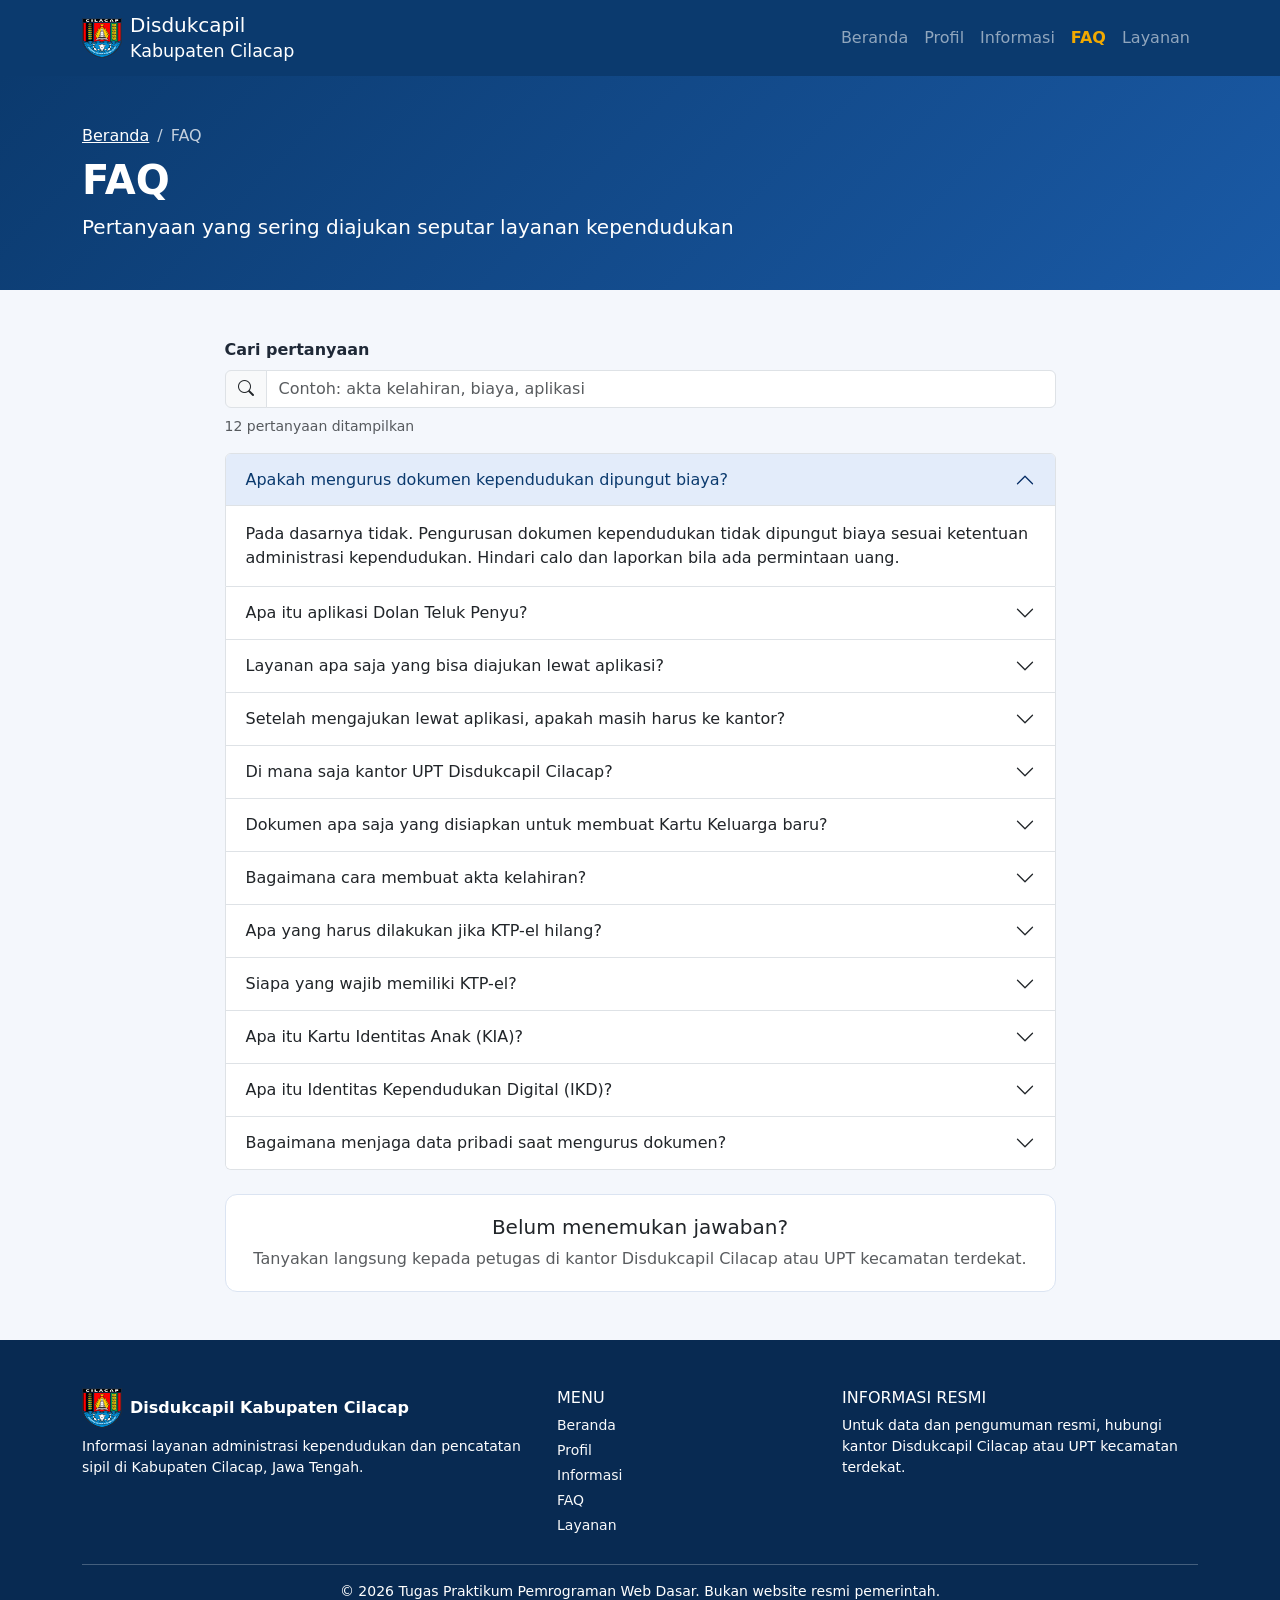
<file: faq.html>
<!DOCTYPE html>
<html lang="id">

<head>
    <meta charset="UTF-8" />
    <meta name="viewport" content="width=device-width, initial-scale=1.0" />
    <title>FAQ | Disdukcapil Cilacap (Tugas Praktikum)</title>
    <meta name="description"
        content="Pertanyaan yang sering diajukan seputar layanan kependudukan di Kabupaten Cilacap." />
    <link rel="icon" type="image/svg+xml" href="images/cilacap.png" />
    <!-- Bootstrap 5 dan Bootstrap Icons (CDN) -->
    <link href="https://cdn.jsdelivr.net/npm/bootstrap@5.3.3/dist/css/bootstrap.min.css" rel="stylesheet" />
    <link href="https://cdn.jsdelivr.net/npm/bootstrap-icons@1.11.3/font/bootstrap-icons.min.css" rel="stylesheet" />
    <link rel="stylesheet" href="css/style.css" />
</head>

<body>

    <!-- Navbar -->
    <nav class="navbar navbar-expand-lg navbar-dark bg-prodi sticky-top">
        <div class="container">
            <a class="navbar-brand d-flex align-items-center gap-2" href="index.html">
                <img src="images/cilacap.png" width="40" height="40" alt="Logo Disdukcapil Cilacap (ilustrasi)" />
                <span class="lh-sm">Disdukcapil<br /><small class="fw-normal">Kabupaten Cilacap</small></span>
            </a>
            <button class="navbar-toggler" type="button" data-bs-toggle="collapse" data-bs-target="#menu-utama"
                aria-controls="menu-utama" aria-expanded="false" aria-label="Buka menu">
                <span class="navbar-toggler-icon"></span>
            </button>
            <div class="collapse navbar-collapse" id="menu-utama">
                <ul class="navbar-nav ms-auto mb-2 mb-lg-0">
                    <li class="nav-item"><a class="nav-link" href="index.html">Beranda</a></li>
                    <li class="nav-item"><a class="nav-link" href="profil.html">Profil</a></li>
                    <li class="nav-item"><a class="nav-link" href="informasi.html">Informasi</a></li>
                    <li class="nav-item"><a class="nav-link active" aria-current="page" href="faq.html">FAQ</a></li>
                    <li class="nav-item"><a class="nav-link" href="layanan.html">Layanan</a></li>
                </ul>
            </div>
        </div>
    </nav>

    <main>
        <header class="page-header text-white py-5">
            <div class="container">
                <nav aria-label="breadcrumb">
                    <ol class="breadcrumb mb-2">
                        <li class="breadcrumb-item"><a href="index.html">Beranda</a></li>
                        <li class="breadcrumb-item active" aria-current="page">FAQ</li>
                    </ol>
                </nav>
                <h1 class="display-6 fw-bold">FAQ</h1>
                <p class="lead mb-0">Pertanyaan yang sering diajukan seputar layanan kependudukan</p>
            </div>
        </header>

        <section class="py-5">
            <div class="container">
                <div class="row justify-content-center">
                    <div class="col-lg-9">
                        <label for="cari-faq" class="form-label fw-semibold">Cari pertanyaan</label>
                        <div class="input-group mb-2">
                            <span class="input-group-text"><i class="bi bi-search"></i></span>
                            <input type="search" id="cari-faq" class="form-control"
                                placeholder="Contoh: akta kelahiran, biaya, aplikasi" autocomplete="off" />
                        </div>
                        <p id="faq-jumlah" class="small text-body-secondary mb-3" aria-live="polite">12 pertanyaan
                            ditampilkan</p>

                        <div class="accordion" id="akordeon-faq">
                            <div class="accordion-item faq-item">
                                <h2 class="accordion-header">
                                    <button class="accordion-button" type="button" data-bs-toggle="collapse"
                                        data-bs-target="#faq-1" aria-expanded="true" aria-controls="faq-1">Apakah
                                        mengurus dokumen kependudukan dipungut biaya?</button>
                                </h2>
                                <div id="faq-1" class="accordion-collapse collapse show" data-bs-parent="#akordeon-faq">
                                    <div class="accordion-body">Pada dasarnya tidak. Pengurusan dokumen kependudukan
                                        tidak dipungut biaya sesuai ketentuan administrasi kependudukan. Hindari calo
                                        dan laporkan bila ada permintaan uang.</div>
                                </div>
                            </div>
                            <div class="accordion-item faq-item">
                                <h2 class="accordion-header">
                                    <button class="accordion-button collapsed" type="button" data-bs-toggle="collapse"
                                        data-bs-target="#faq-2" aria-expanded="false" aria-controls="faq-2">Apa itu
                                        aplikasi Dolan Teluk Penyu?</button>
                                </h2>
                                <div id="faq-2" class="accordion-collapse collapse" data-bs-parent="#akordeon-faq">
                                    <div class="accordion-body">Dolan Teluk Penyu adalah aplikasi layanan kependudukan
                                        daring dari Disdukcapil Kabupaten Cilacap yang dapat diunduh di Play Store.
                                        Aplikasi ini mulai diluncurkan pada Januari 2024.</div>
                                </div>
                            </div>
                            <div class="accordion-item faq-item">
                                <h2 class="accordion-header">
                                    <button class="accordion-button collapsed" type="button" data-bs-toggle="collapse"
                                        data-bs-target="#faq-3" aria-expanded="false" aria-controls="faq-3">Layanan apa
                                        saja yang bisa diajukan lewat aplikasi?</button>
                                </h2>
                                <div id="faq-3" class="accordion-collapse collapse" data-bs-parent="#akordeon-faq">
                                    <div class="accordion-body">Berdasarkan pemberitaan peluncurannya, layanannya
                                        meliputi perubahan data, pindah masuk, pindah keluar, akta kelahiran, dan akta
                                        kematian. Daftar ini bisa berubah, jadi cek informasi terbaru dari Disdukcapil.
                                    </div>
                                </div>
                            </div>
                            <div class="accordion-item faq-item">
                                <h2 class="accordion-header">
                                    <button class="accordion-button collapsed" type="button" data-bs-toggle="collapse"
                                        data-bs-target="#faq-4" aria-expanded="false" aria-controls="faq-4">Setelah
                                        mengajukan lewat aplikasi, apakah masih harus ke kantor?</button>
                                </h2>
                                <div id="faq-4" class="accordion-collapse collapse" data-bs-parent="#akordeon-faq">
                                    <div class="accordion-body">Umumnya ya. Alurnya: mengajukan permohonan lewat
                                        aplikasi, lalu datang ke kantor untuk menyerahkan berkas dan mengambil dokumen
                                        yang sudah jadi.</div>
                                </div>
                            </div>
                            <div class="accordion-item faq-item">
                                <h2 class="accordion-header">
                                    <button class="accordion-button collapsed" type="button" data-bs-toggle="collapse"
                                        data-bs-target="#faq-5" aria-expanded="false" aria-controls="faq-5">Di mana saja
                                        kantor UPT Disdukcapil Cilacap?</button>
                                </h2>
                                <div id="faq-5" class="accordion-collapse collapse" data-bs-parent="#akordeon-faq">
                                    <div class="accordion-body">Menurut pemberitaan tahun 2018, UPT berada di Kroya,
                                        Cilacap, Jeruklegi, Sidareja, dan Majenang. Pastikan lokasi dan jam layanan
                                        terbaru langsung ke kantor.</div>
                                </div>
                            </div>
                            <div class="accordion-item faq-item">
                                <h2 class="accordion-header">
                                    <button class="accordion-button collapsed" type="button" data-bs-toggle="collapse"
                                        data-bs-target="#faq-6" aria-expanded="false" aria-controls="faq-6">Dokumen apa
                                        saja yang disiapkan untuk membuat Kartu Keluarga baru?</button>
                                </h2>
                                <div id="faq-6" class="accordion-collapse collapse" data-bs-parent="#akordeon-faq">
                                    <div class="accordion-body">Umumnya KK lama, KTP-el, dan dokumen pendukung sesuai
                                        keperluan, misalnya buku nikah atau kutipan akta perkawinan untuk pasangan yang
                                        baru menikah. Lihat rincian pada halaman Layanan.</div>
                                </div>
                            </div>
                            <div class="accordion-item faq-item">
                                <h2 class="accordion-header">
                                    <button class="accordion-button collapsed" type="button" data-bs-toggle="collapse"
                                        data-bs-target="#faq-7" aria-expanded="false" aria-controls="faq-7">Bagaimana
                                        cara membuat akta kelahiran?</button>
                                </h2>
                                <div id="faq-7" class="accordion-collapse collapse" data-bs-parent="#akordeon-faq">
                                    <div class="accordion-body">Siapkan surat keterangan lahir dari rumah sakit, bidan,
                                        atau desa, KK, KTP-el orang tua, dan dokumen perkawinan orang tua bila ada. Lalu
                                        ajukan sesuai alur yang berlaku.</div>
                                </div>
                            </div>
                            <div class="accordion-item faq-item">
                                <h2 class="accordion-header">
                                    <button class="accordion-button collapsed" type="button" data-bs-toggle="collapse"
                                        data-bs-target="#faq-8" aria-expanded="false" aria-controls="faq-8">Apa yang
                                        harus dilakukan jika KTP-el hilang?</button>
                                </h2>
                                <div id="faq-8" class="accordion-collapse collapse" data-bs-parent="#akordeon-faq">
                                    <div class="accordion-body">Umumnya diperlukan surat keterangan kehilangan dari
                                        kepolisian dan KK, kemudian pengajuan pengganti ke kantor. Tanyakan persyaratan
                                        terbaru kepada petugas.</div>
                                </div>
                            </div>
                            <div class="accordion-item faq-item">
                                <h2 class="accordion-header">
                                    <button class="accordion-button collapsed" type="button" data-bs-toggle="collapse"
                                        data-bs-target="#faq-9" aria-expanded="false" aria-controls="faq-9">Siapa yang
                                        wajib memiliki KTP-el?</button>
                                </h2>
                                <div id="faq-9" class="accordion-collapse collapse" data-bs-parent="#akordeon-faq">
                                    <div class="accordion-body">Warga negara Indonesia yang berusia 17 tahun ke atas,
                                        atau yang sudah atau pernah menikah.</div>
                                </div>
                            </div>
                            <div class="accordion-item faq-item">
                                <h2 class="accordion-header">
                                    <button class="accordion-button collapsed" type="button" data-bs-toggle="collapse"
                                        data-bs-target="#faq-10" aria-expanded="false" aria-controls="faq-10">Apa itu
                                        Kartu Identitas Anak (KIA)?</button>
                                </h2>
                                <div id="faq-10" class="accordion-collapse collapse" data-bs-parent="#akordeon-faq">
                                    <div class="accordion-body">KIA adalah kartu identitas untuk anak di bawah 17 tahun
                                        yang belum menikah. Persyaratan umumnya mencakup akta kelahiran, KK, dan KTP-el
                                        orang tua.</div>
                                </div>
                            </div>
                            <div class="accordion-item faq-item">
                                <h2 class="accordion-header">
                                    <button class="accordion-button collapsed" type="button" data-bs-toggle="collapse"
                                        data-bs-target="#faq-11" aria-expanded="false" aria-controls="faq-11">Apa itu
                                        Identitas Kependudukan Digital (IKD)?</button>
                                </h2>
                                <div id="faq-11" class="accordion-collapse collapse" data-bs-parent="#akordeon-faq">
                                    <div class="accordion-body">IKD adalah versi digital dari KTP-el yang dipasang pada
                                        smartphone. Cara aktivasinya mengikuti ketentuan terbaru dari pemerintah,
                                        sehingga sebaiknya ditanyakan ke petugas.</div>
                                </div>
                            </div>
                            <div class="accordion-item faq-item">
                                <h2 class="accordion-header">
                                    <button class="accordion-button collapsed" type="button" data-bs-toggle="collapse"
                                        data-bs-target="#faq-12" aria-expanded="false" aria-controls="faq-12">Bagaimana
                                        menjaga data pribadi saat mengurus dokumen?</button>
                                </h2>
                                <div id="faq-12" class="accordion-collapse collapse" data-bs-parent="#akordeon-faq">
                                    <div class="accordion-body">Jangan membagikan NIK, foto KK, atau kode OTP kepada
                                        orang tidak dikenal, dan gunakan hanya aplikasi dan kanal resmi.</div>
                                </div>
                            </div>
                        </div>

                        <div id="faq-kosong" class="alert alert-info mt-3 d-none" role="status">
                            Tidak ada pertanyaan yang cocok. Coba kata kunci lain atau lihat halaman <a
                                href="informasi.html">Informasi</a>.
                        </div>

                        <div class="card mt-4 text-center">
                            <h2 class="h5">Belum menemukan jawaban?</h2>
                            <p class="mb-0 text-body-secondary">Tanyakan langsung kepada petugas di kantor Disdukcapil
                                Cilacap atau UPT kecamatan terdekat.</p>
                        </div>
                    </div>
                </div>
            </div>
        </section>
    </main>

    <!-- Footer -->
    <footer class="footer-prodi text-white pt-5 pb-3">
        <div class="container">
            <div class="row g-4">
                <div class="col-md-5">
                    <div class="d-flex align-items-center gap-2 mb-2">
                        <img src="images/cilacap.png" width="40" height="40" alt="" />
                        <strong>Disdukcapil Kabupaten Cilacap</strong>
                    </div>
                    <p class="small mb-0">Informasi layanan administrasi kependudukan dan pencatatan sipil di Kabupaten
                        Cilacap, Jawa Tengah.</p>
                </div>
                <div class="col-6 col-md-3">
                    <h2 class="h6 text-uppercase">Menu</h2>
                    <ul class="list-unstyled small mb-0">
                        <li class="mb-1"><a class="link-light link-underline-opacity-0" href="index.html">Beranda</a>
                        </li>
                        <li class="mb-1"><a class="link-light link-underline-opacity-0" href="profil.html">Profil</a>
                        </li>
                        <li class="mb-1"><a class="link-light link-underline-opacity-0"
                                href="informasi.html">Informasi</a></li>
                        <li class="mb-1"><a class="link-light link-underline-opacity-0" href="faq.html">FAQ</a></li>
                        <li class="mb-1"><a class="link-light link-underline-opacity-0" href="layanan.html">Layanan</a>
                        </li>
                    </ul>
                </div>
                <div class="col-6 col-md-4">
                    <h2 class="h6 text-uppercase">Informasi Resmi</h2>
                    <p class="small mb-0">Untuk data dan pengumuman resmi, hubungi kantor Disdukcapil Cilacap atau UPT
                        kecamatan terdekat.</p>
                </div>
            </div>
            <hr class="border-light opacity-25 mt-4" />
            <p class="small text-center mb-0">
                &copy; <span id="tahun">2026</span> Tugas Praktikum Pemrograman Web Dasar. Bukan website resmi
                pemerintah.
            </p>
        </div>
    </footer>

    <button id="ke-atas" type="button" class="btn btn-warning shadow d-none" aria-label="Kembali ke atas">
        <i class="bi bi-arrow-up"></i>
    </button>

    <!-- Bootstrap JS dan script project -->
    <script src="https://cdn.jsdelivr.net/npm/bootstrap@5.3.3/dist/js/bootstrap.bundle.min.js"></script>
    <script src="js/script.js"></script>
</body>

</html>
</file>
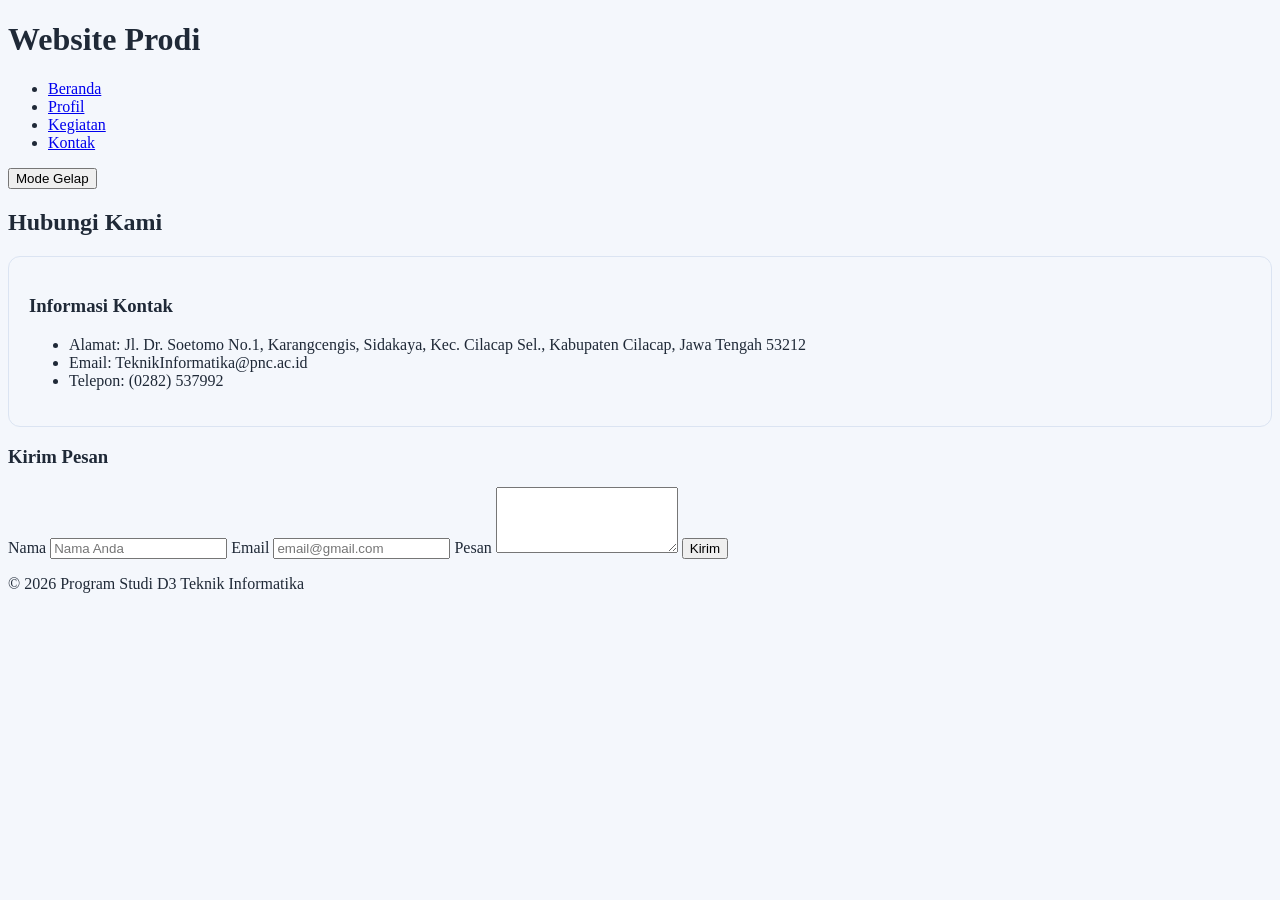
<file: kontak.html>
<!doctype html>
<html lang="id">

<head>
    <meta charset="UTF-8" />
    <meta name="viewport" content="width=device-width, initial-scale=1.0" />
    <title>Kontak | Website Prodi</title>
    <link rel="stylesheet" href="css/style.css" />
</head>

<body>
    <!-- Navbar -->
    <header class="navbar">
        <h1 class="logo">Website Prodi</h1>
        <nav>
            <ul class="menu">
                <li><a href="index.html">Beranda</a></li>
                <li><a href="profil.html">Profil</a></li>
                <li><a href="kegiatan.html">Kegiatan</a></li>
                <li><a href="kontak.html">Kontak</a></li>
            </ul>
        </nav>
        <button id="tombol-tema" type="button">Mode Gelap</button>
    </header>
    <!-- Konten utama -->
    <main>
        <h2>Hubungi Kami</h2>
        <section class="card blok">
            <h3>Informasi Kontak</h3>
            <ul class="daftar-misi">
                <li>Alamat: Jl. Dr. Soetomo No.1, Karangcengis, Sidakaya, Kec. Cilacap Sel., Kabupaten Cilacap, Jawa Tengah 53212</li>
                <li>Email: TeknikInformatika@pnc.ac.id</li>
                <li>Telepon: (0282) 537992</li>
            </ul>
        </section>
        <section class="form-kontak">
            <h3>Kirim Pesan</h3>
            <label for="nama">Nama</label>
            <input type="text" id="nama" placeholder="Nama Anda" />
            <label for="email">Email</label>
            <input type="email" id="email" placeholder="email@gmail.com" />
            <label for="pesan">Pesan</label>
            <textarea id="pesan" rows="4"></textarea>
            <button type="button" id="tombol-kirim">Kirim</button>
            <p id="status-form"></p>
        </section>
    </main>
    <!-- Footer -->
    <footer>
        <p>&copy; 2026 Program Studi D3 Teknik Informatika</p>
    </footer>
    <script src="js/script.js"></script>
</body>

</html>
</file>
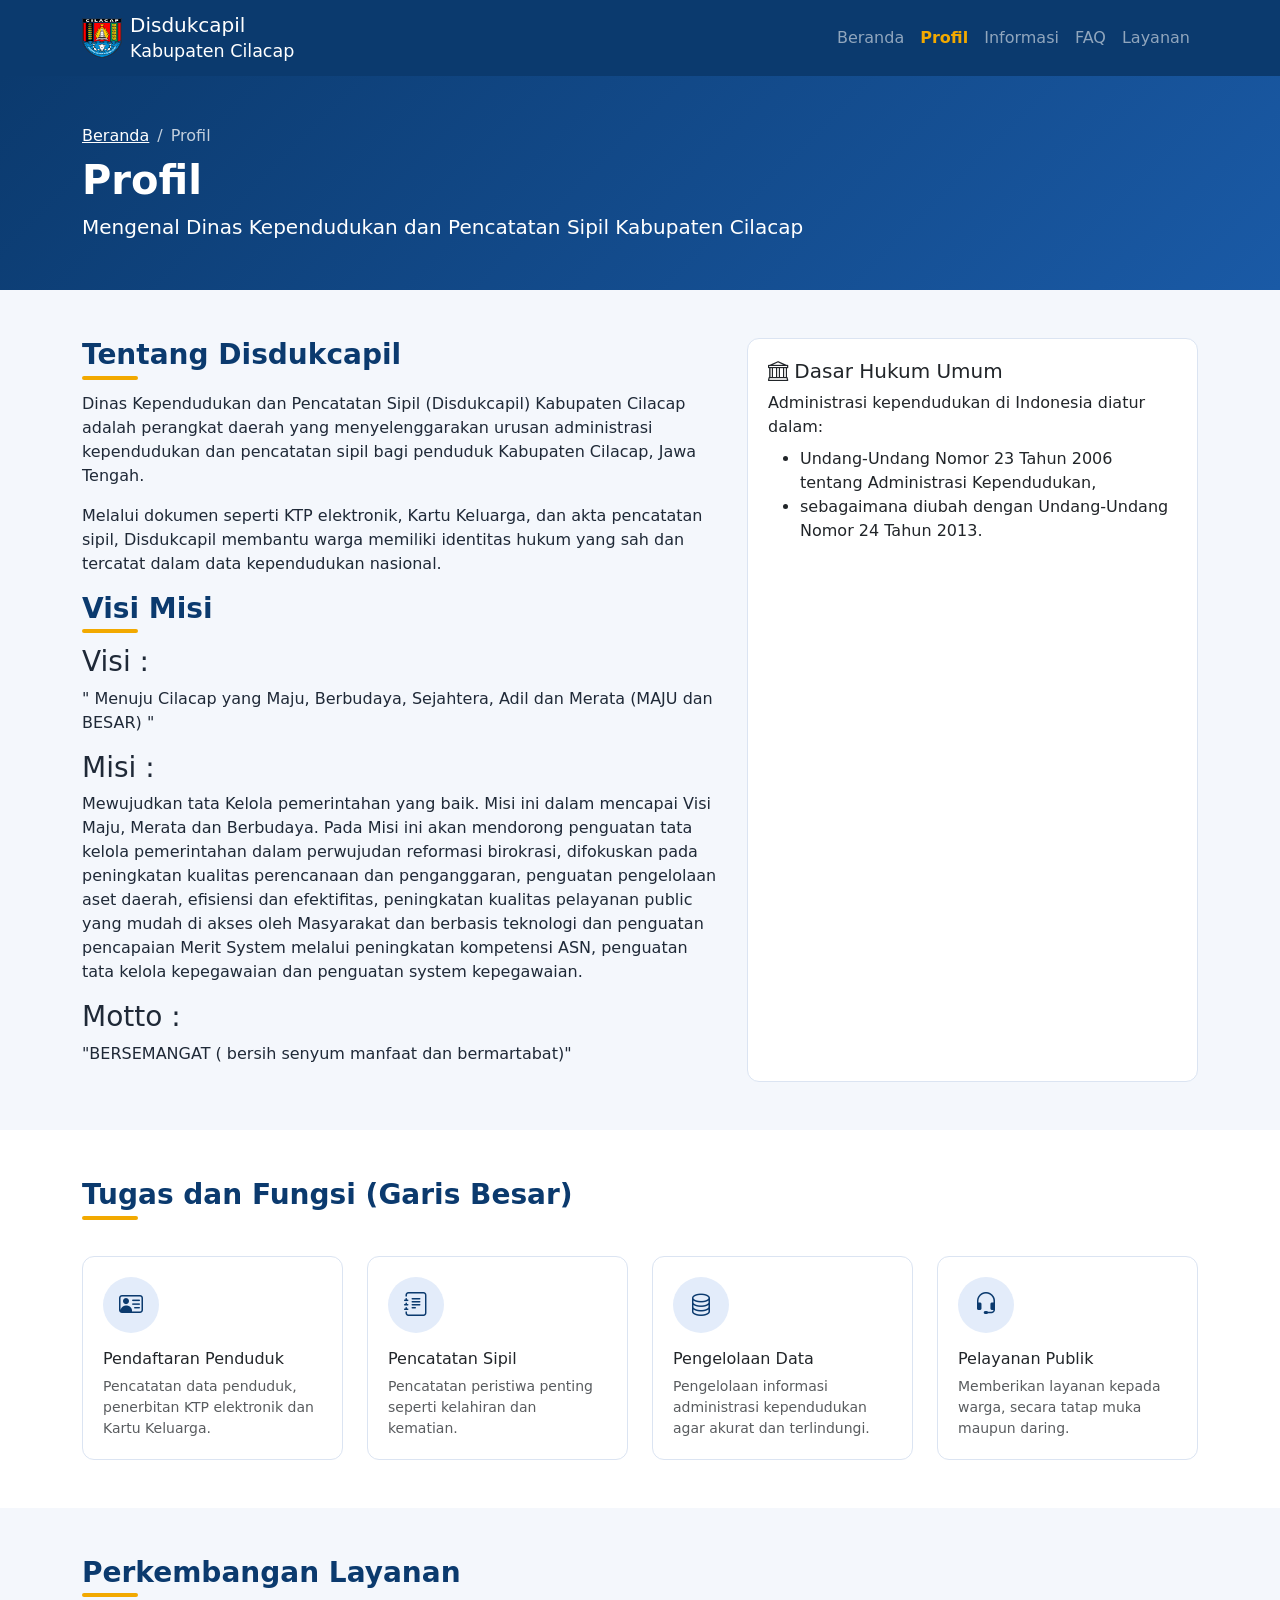
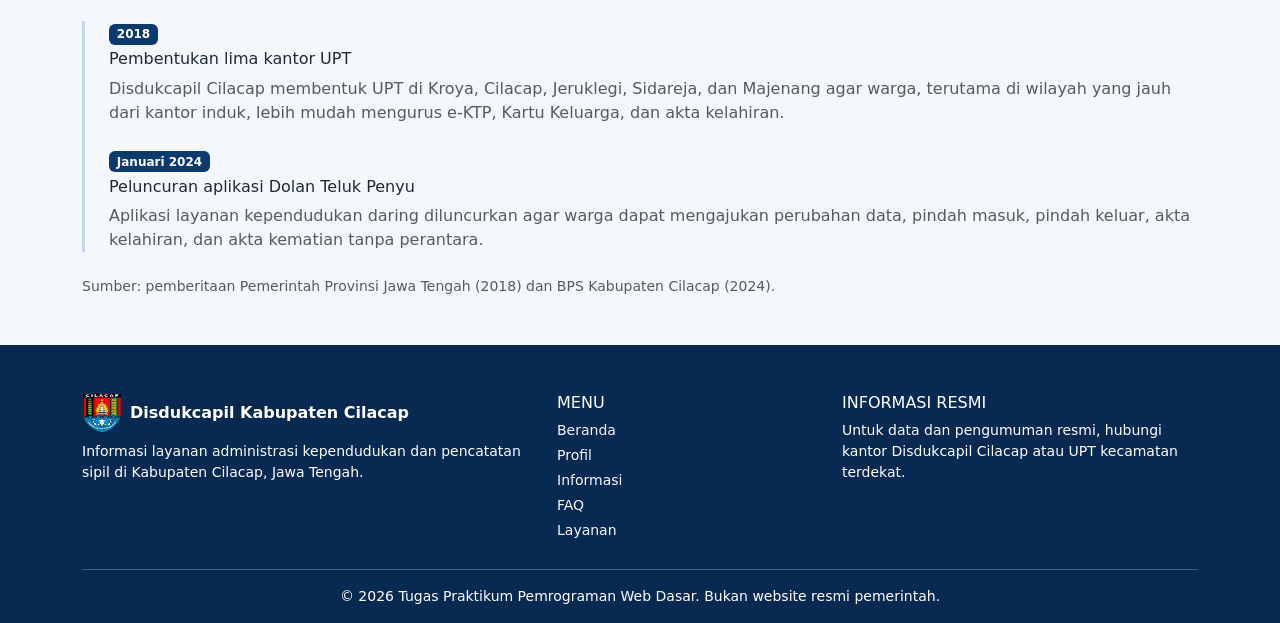
<file: profil.html>
<!DOCTYPE html>
<html lang="id">

<head>
    <meta charset="UTF-8" />
    <meta name="viewport" content="width=device-width, initial-scale=1.0" />
    <title>Profil | Disdukcapil Cilacap (Tugas Praktikum)</title>
    <meta name="description"
        content="Profil singkat Disdukcapil Kabupaten Cilacap: tugas, fungsi, dan perkembangan layanan." />
    <link rel="icon" type="image/svg+xml" href="images/cilacap.png" />
    <!-- Bootstrap 5 dan Bootstrap Icons (CDN) -->
    <link href="https://cdn.jsdelivr.net/npm/bootstrap@5.3.3/dist/css/bootstrap.min.css" rel="stylesheet" />
    <link href="https://cdn.jsdelivr.net/npm/bootstrap-icons@1.11.3/font/bootstrap-icons.min.css" rel="stylesheet" />
    <link rel="stylesheet" href="css/style.css" />
</head>

<body>

    <!-- Navbar -->
    <nav class="navbar navbar-expand-lg navbar-dark bg-prodi sticky-top">
        <div class="container">
            <a class="navbar-brand d-flex align-items-center gap-2" href="index.html">
                <img src="images/cilacap.png" width="40" height="40" alt="Logo Disdukcapil Cilacap (ilustrasi)" />
                <span class="lh-sm">Disdukcapil<br /><small class="fw-normal">Kabupaten Cilacap</small></span>
            </a>
            <button class="navbar-toggler" type="button" data-bs-toggle="collapse" data-bs-target="#menu-utama"
                aria-controls="menu-utama" aria-expanded="false" aria-label="Buka menu">
                <span class="navbar-toggler-icon"></span>
            </button>
            <div class="collapse navbar-collapse" id="menu-utama">
                <ul class="navbar-nav ms-auto mb-2 mb-lg-0">
                    <li class="nav-item"><a class="nav-link" href="index.html">Beranda</a></li>
                    <li class="nav-item"><a class="nav-link active" aria-current="page" href="profil.html">Profil</a>
                    </li>
                    <li class="nav-item"><a class="nav-link" href="informasi.html">Informasi</a></li>
                    <li class="nav-item"><a class="nav-link" href="faq.html">FAQ</a></li>
                    <li class="nav-item"><a class="nav-link" href="layanan.html">Layanan</a></li>
                </ul>
            </div>
        </div>
    </nav>

    <main>
        <header class="page-header text-white py-5">
            <div class="container">
                <nav aria-label="breadcrumb">
                    <ol class="breadcrumb mb-2">
                        <li class="breadcrumb-item"><a href="index.html">Beranda</a></li>
                        <li class="breadcrumb-item active" aria-current="page">Profil</li>
                    </ol>
                </nav>
                <h1 class="display-6 fw-bold">Profil</h1>
                <p class="lead mb-0">Mengenal Dinas Kependudukan dan Pencatatan Sipil Kabupaten Cilacap</p>
            </div>
        </header>

        <section class="py-5">
            <div class="container">
                <div class="row g-4">
                    <div class="col-lg-7">
                        <h2 class="judul-seksi">Tentang Disdukcapil</h2>
                        <p>Dinas Kependudukan dan Pencatatan Sipil (Disdukcapil) Kabupaten Cilacap adalah perangkat
                            daerah yang menyelenggarakan urusan administrasi kependudukan dan pencatatan sipil bagi
                            penduduk Kabupaten Cilacap, Jawa Tengah.</p>
                        <p>Melalui dokumen seperti KTP elektronik, Kartu Keluarga, dan akta pencatatan sipil,
                            Disdukcapil membantu warga memiliki identitas hukum yang sah dan tercatat dalam data
                            kependudukan nasional.</p>
                        <h2 class="judul-seksi">Visi Misi</h2>
                        <h3>Visi :</h3>
                        <p>" Menuju Cilacap yang Maju, Berbudaya, Sejahtera, Adil dan Merata (MAJU dan BESAR) "</p>
                        <h3>Misi :</h3>
                        <p>Mewujudkan tata Kelola pemerintahan yang baik. Misi ini dalam mencapai Visi Maju, Merata dan Berbudaya.
                             Pada Misi ini akan mendorong penguatan tata kelola pemerintahan dalam perwujudan reformasi birokrasi, 
                             difokuskan pada peningkatan kualitas perencanaan dan penganggaran, penguatan pengelolaan aset daerah, 
                             efisiensi dan efektifitas, peningkatan kualitas pelayanan public yang mudah di akses oleh Masyarakat dan 
                             berbasis teknologi dan penguatan pencapaian Merit System melalui peningkatan kompetensi ASN, penguatan tata 
                             kelola kepegawaian dan penguatan system kepegawaian.</p>
                        <h3>Motto :</h3>
                        <p> "BERSEMANGAT ( bersih senyum manfaat dan bermartabat)" </p>
                    </div>
                    <div class="col-lg-5">
                        <div class="card h-100">
                            <h3 class="h5"><i class="bi bi-bank"></i> Dasar Hukum Umum</h3>
                            <p class="mb-2">Administrasi kependudukan di Indonesia diatur dalam:</p>
                            <ul class="mb-0">
                                <li>Undang-Undang Nomor 23 Tahun 2006 tentang Administrasi Kependudukan,</li>
                                <li>sebagaimana diubah dengan Undang-Undang Nomor 24 Tahun 2013.</li>
                            </ul>
                        </div>
                    </div>
                </div>
            </div>
        </section>

        <section class="py-5 bg-white">
            <div class="container">
                <h2 class="judul-seksi">Tugas dan Fungsi (Garis Besar)</h2>
                <div class="row row-cols-1 row-cols-md-2 row-cols-lg-4 g-4 mt-1">
                    <div class="col">
                        <div class="card h-100">
                            <span class="ikon-bulat mb-3"><i class="bi bi-person-vcard"></i></span>
                            <h3 class="h6">Pendaftaran Penduduk</h3>
                            <p class="small text-body-secondary mb-0">Pencatatan data penduduk, penerbitan KTP
                                elektronik dan Kartu Keluarga.</p>
                        </div>
                    </div>
                    <div class="col">
                        <div class="card h-100">
                            <span class="ikon-bulat mb-3"><i class="bi bi-journal-text"></i></span>
                            <h3 class="h6">Pencatatan Sipil</h3>
                            <p class="small text-body-secondary mb-0">Pencatatan peristiwa penting seperti kelahiran dan
                                kematian.</p>
                        </div>
                    </div>
                    <div class="col">
                        <div class="card h-100">
                            <span class="ikon-bulat mb-3"><i class="bi bi-database"></i></span>
                            <h3 class="h6">Pengelolaan Data</h3>
                            <p class="small text-body-secondary mb-0">Pengelolaan informasi administrasi kependudukan
                                agar akurat dan terlindungi.</p>
                        </div>
                    </div>
                    <div class="col">
                        <div class="card h-100">
                            <span class="ikon-bulat mb-3"><i class="bi bi-headset"></i></span>
                            <h3 class="h6">Pelayanan Publik</h3>
                            <p class="small text-body-secondary mb-0">Memberikan layanan kepada warga, secara tatap muka
                                maupun daring.</p>
                        </div>
                    </div>
                </div>
            </div>
        </section>

        <section class="py-5">
            <div class="container">
                <h2 class="judul-seksi mb-4">Perkembangan Layanan</h2>
                <div class="garis-waktu">
                    <div class="butir-waktu mb-4">
                        <span class="badge text-bg-primary">2018</span>
                        <h3 class="h6 mt-1">Pembentukan lima kantor UPT</h3>
                        <p class="text-body-secondary mb-0">Disdukcapil Cilacap membentuk UPT di Kroya, Cilacap,
                            Jeruklegi, Sidareja, dan Majenang agar warga, terutama di wilayah yang jauh dari kantor
                            induk, lebih mudah mengurus e-KTP, Kartu Keluarga, dan akta kelahiran.</p>
                    </div>
                    <div class="butir-waktu">
                        <span class="badge text-bg-primary">Januari 2024</span>
                        <h3 class="h6 mt-1">Peluncuran aplikasi Dolan Teluk Penyu</h3>
                        <p class="text-body-secondary mb-0">Aplikasi layanan kependudukan daring diluncurkan agar warga
                            dapat mengajukan perubahan data, pindah masuk, pindah keluar, akta kelahiran, dan akta
                            kematian tanpa perantara.</p>
                    </div>
                </div>
                <p class="small text-body-secondary mt-4 mb-0">Sumber: pemberitaan Pemerintah Provinsi Jawa Tengah
                    (2018) dan BPS Kabupaten Cilacap (2024).</p>
            </div>
        </section>
    </main>

    <!-- Footer -->
    <footer class="footer-prodi text-white pt-5 pb-3">
        <div class="container">
            <div class="row g-4">
                <div class="col-md-5">
                    <div class="d-flex align-items-center gap-2 mb-2">
                        <img src="images/cilacap.png" width="40" height="40" alt="" />
                        <strong>Disdukcapil Kabupaten Cilacap</strong>
                    </div>
                    <p class="small mb-0">Informasi layanan administrasi kependudukan dan pencatatan sipil di Kabupaten
                        Cilacap, Jawa Tengah.</p>
                </div>
                <div class="col-6 col-md-3">
                    <h2 class="h6 text-uppercase">Menu</h2>
                    <ul class="list-unstyled small mb-0">
                        <li class="mb-1"><a class="link-light link-underline-opacity-0" href="index.html">Beranda</a>
                        </li>
                        <li class="mb-1"><a class="link-light link-underline-opacity-0" href="profil.html">Profil</a>
                        </li>
                        <li class="mb-1"><a class="link-light link-underline-opacity-0"
                                href="informasi.html">Informasi</a></li>
                        <li class="mb-1"><a class="link-light link-underline-opacity-0" href="faq.html">FAQ</a></li>
                        <li class="mb-1"><a class="link-light link-underline-opacity-0" href="layanan.html">Layanan</a>
                        </li>
                    </ul>
                </div>
                <div class="col-6 col-md-4">
                    <h2 class="h6 text-uppercase">Informasi Resmi</h2>
                    <p class="small mb-0">Untuk data dan pengumuman resmi, hubungi kantor Disdukcapil Cilacap atau UPT
                        kecamatan terdekat.</p>
                </div>
            </div>
            <hr class="border-light opacity-25 mt-4" />
            <p class="small text-center mb-0">
                &copy; <span id="tahun">2026</span> Tugas Praktikum Pemrograman Web Dasar. Bukan website resmi
                pemerintah.
            </p>
        </div>
    </footer>

    <button id="ke-atas" type="button" class="btn btn-warning shadow d-none" aria-label="Kembali ke atas">
        <i class="bi bi-arrow-up"></i>
    </button>

    <!-- Bootstrap JS dan script project -->
    <script src="https://cdn.jsdelivr.net/npm/bootstrap@5.3.3/dist/js/bootstrap.bundle.min.js"></script>
    <script src="js/script.js"></script>
</body>

</html>
</file>
<file: css/style.css>
/* =========================================================
 Website Disdukcapil Cilacap (tugas praktikum)
 Bootstrap 5 + penyesuaian tema
 ========================================================= */

:root {
    --prodi-navy: #0b3a6e;
    --prodi-navy-gelap: #082a52;
    --prodi-emas: #f2a900;
    --bs-primary: #0b3a6e;
    --bs-primary-rgb: 11, 58, 110;
    --bs-link-color: #0b3a6e;
    --bs-link-color-rgb: 11, 58, 110;
    --bs-link-hover-color: #082a52;
    --bs-link-hover-color-rgb: 8, 42, 82;
}

body {
    background-color: #f4f7fc;
    color: #1f2937;
}

/* ===== Tombol bertema ===== */
.btn-primary {
    --bs-btn-bg: #0b3a6e;
    --bs-btn-border-color: #0b3a6e;
    --bs-btn-hover-bg: #082a52;
    --bs-btn-hover-border-color: #082a52;
    --bs-btn-active-bg: #082a52;
    --bs-btn-active-border-color: #082a52;
    --bs-btn-disabled-bg: #0b3a6e;
    --bs-btn-disabled-border-color: #0b3a6e;
}

.btn-outline-primary {
    --bs-btn-color: #0b3a6e;
    --bs-btn-border-color: #0b3a6e;
    --bs-btn-hover-bg: #0b3a6e;
    --bs-btn-hover-border-color: #0b3a6e;
    --bs-btn-active-bg: #0b3a6e;
    --bs-btn-active-border-color: #0b3a6e;
}

.nav-pills {
    --bs-nav-pills-link-active-bg: #0b3a6e;
}

.nav-pills .nav-link:not(.active) {
    background-color: #fff;
    border: 1px solid #d5deed;
    color: #0b3a6e;
}

.text-bg-primary {
    background-color: #0b3a6e !important;
}

/* ===== Catatan, navbar, footer ===== */
.catatan-tugas {
    background-color: #fff3cd;
    color: #664d03;
}

.bg-prodi {
    background-color: var(--prodi-navy);
}

.navbar .nav-link.active {
    color: var(--prodi-emas);
    font-weight: 600;
}

.footer-prodi {
    background-color: var(--prodi-navy-gelap);
}

.footer-prodi a:hover {
    text-decoration: underline !important;
}

/* ===== Hero dan header halaman ===== */
.hero-section {
    background: linear-gradient(135deg, #e6eefb 0%, #ffffff 65%);
}

.page-header {
    background: linear-gradient(135deg, var(--prodi-navy) 0%, #1a5aa6 100%);
}

.page-header .breadcrumb-item a {
    color: #fff;
}

.page-header .breadcrumb-item.active,
.page-header .breadcrumb-item+.breadcrumb-item::before {
    color: rgba(255, 255, 255, 0.75);
}

/* ===== Judul seksi ===== */
.judul-seksi {
    font-size: 1.75rem;
    font-weight: 700;
    color: var(--prodi-navy);
    position: relative;
    padding-bottom: 0.5rem;
    margin-bottom: 0.75rem;
}

.judul-seksi::after {
    content: "";
    position: absolute;
    left: 0;
    bottom: 0;
    width: 56px;
    height: 4px;
    border-radius: 2px;
    background-color: var(--prodi-emas);
}

/* ===== Kartu ===== */
.card {
    border: 1px solid #dbe4f2;
    border-radius: 12px;
    padding: 1.25rem;
}

.kartu-layanan {
    transition:
        transform 0.15s ease,
        box-shadow 0.15s ease;
}

.kartu-layanan:hover {
    transform: translateY(-4px);
    box-shadow: 0 10px 24px rgba(11, 58, 110, 0.12);
}

@media (prefers-reduced-motion: reduce) {
    .kartu-layanan {
        transition: none;
    }

    .kartu-layanan:hover {
        transform: none;
    }
}

.ikon-bulat {
    width: 56px;
    height: 56px;
    border-radius: 50%;
    display: inline-flex;
    align-items: center;
    justify-content: center;
    background-color: #e3ecfa;
    color: var(--prodi-navy);
    font-size: 1.5rem;
}

.sorotan {
    background: linear-gradient(135deg, var(--prodi-navy) 0%, #1a5aa6 100%);
    padding: 2rem;
}

/* ===== Langkah dan garis waktu ===== */
.langkah-nomor {
    display: inline-flex;
    align-items: center;
    justify-content: center;
    width: 48px;
    height: 48px;
    border-radius: 50%;
    background-color: var(--prodi-emas);
    color: #3d2c00;
    font-weight: 700;
    font-size: 1.25rem;
}

.garis-waktu {
    border-left: 3px solid #c7d6ee;
    padding-left: 1.5rem;
}

/* ===== Checklist persyaratan ===== */
.progres-berkas {
    height: 12px;
    accent-color: var(--prodi-navy);
}

/* ===== Tombol kembali ke atas ===== */
#ke-atas {
    position: fixed;
    right: 20px;
    bottom: 20px;
    width: 46px;
    height: 46px;
    border-radius: 50%;
    z-index: 1030;
}

.img-fluid {
    max-width: 100%;
    height: auto;
    border-radius: 15px;
}

/* ===== FAQ ===== */
.accordion-button:not(.collapsed) {
    color: var(--prodi-navy);
    background-color: #e3ecfa;
}
</file>
